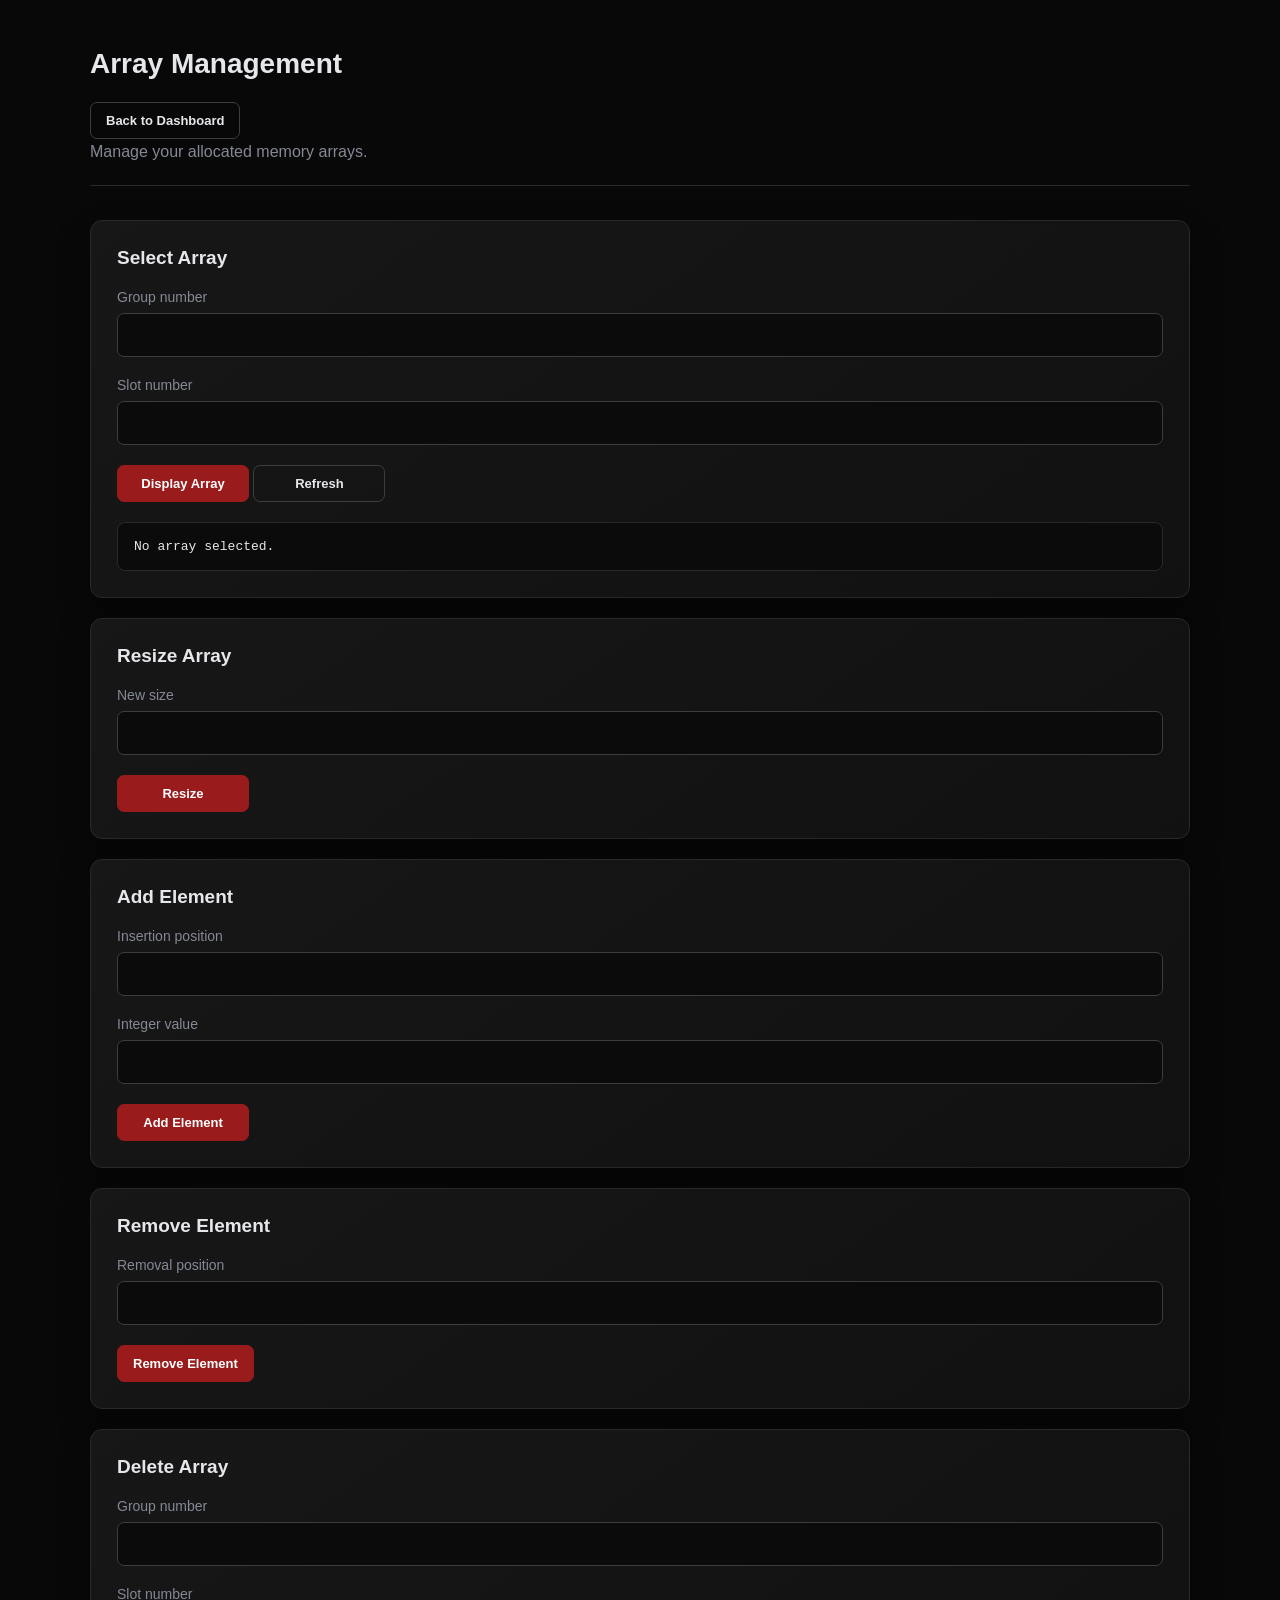
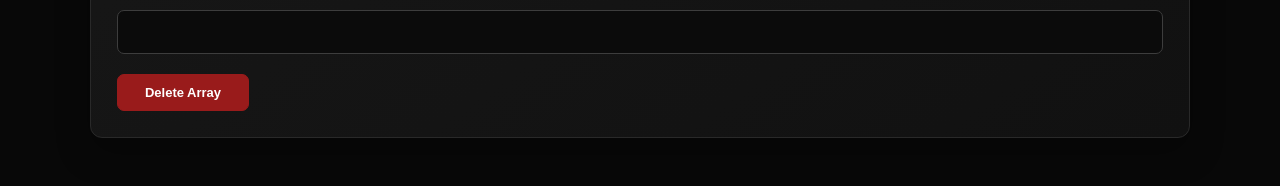
<file: web/manage.html>
<!DOCTYPE html>
<html lang="en">
<head>
    <meta charset="UTF-8">
    <meta name="viewport" content="width=device-width, initial-scale=1.0">

    <title>Manage Arrays</title>

    <link rel="stylesheet" href="style.css">
    <link rel="stylesheet" href="manage.css">
</head>

<body>
    <main class="management-container">
        <header class="management-header">
            <h1>Array Management</h1>

            <button
                class="secondary-button"
                onclick="window.location.href='index.html'"
            >
                Back to Dashboard
            </button>

            <p>Manage your allocated memory arrays.</p>
        </header>

        <p id="manage-message" class="form-message"></p>

        <section class="management-card">
            <h2>Select Array</h2>

            <form id="array-form">
                <div class="form-group">
                    <label for="group">Group number</label>
                    <input
                        class="form-control"
                        id="group"
                        name="group"
                        type="number"
                        min="1"
                        max="10"
                        required
                    >
                </div>

                <div class="form-group">
                    <label for="slot">Slot number</label>
                    <input
                        class="form-control"
                        id="slot"
                        name="slot"
                        type="number"
                        min="1"
                        max="100"
                        required
                    >
                </div>

                <button
                    class="primary-button"
                    type="submit"
                >
                    Display Array
                </button>

                <button
                    class="secondary-button"
                    id="refresh-array"
                    type="button"
                >
                    Refresh
                </button>
            </form>

            <pre id="array-output">No array selected.</pre>
        </section>

        <section class="management-card">
            <h2>Resize Array</h2>

            <form id="resize-form">
                <div class="form-group">
                    <label for="resize-size">New size</label>
                    <input
                        class="form-control"
                        id="resize-size"
                        name="size"
                        type="number"
                        min="1"
                        max="10000"
                        required
                    >
                </div>

                <button
                    class="primary-button"
                    type="submit"
                >
                    Resize
                </button>
            </form>
        </section>

        <section class="management-card">
            <h2>Add Element</h2>

            <form id="element-form">
                <div class="form-group">
                    <label for="position">Insertion position</label>
                    <input
                        class="form-control"
                        id="position"
                        name="position"
                        type="number"
                        min="1"
                        max="10001"
                        required
                    >
                </div>

                <div class="form-group">
                    <label for="value">Integer value</label>
                    <input
                        class="form-control"
                        id="value"
                        name="value"
                        type="number"
                        required
                    >
                </div>

                <button
                    class="primary-button"
                    type="submit"
                >
                    Add Element
                </button>
            </form>
        </section>

        <section class="management-card">
            <h2>Remove Element</h2>

            <form id="remove-form">
                <div class="form-group">
                    <label for="remove-position">Removal position</label>
                    <input
                        class="form-control"
                        id="remove-position"
                        name="position"
                        type="number"
                        min="1"
                        max="10000"
                        required
                    >
                </div>

                <button
                    class="primary-button"
                    type="submit"
                >
                    Remove Element
                </button>
            </form>
        </section>

        <section class="management-card">
            <h2>Delete Array</h2>

            <form id="delete-form">
                <div class="form-group">
                    <label for="delete-group">Group number</label>
                    <input
                        class="form-control"
                        id="delete-group"
                        name="group"
                        type="number"
                        min="1"
                        max="10"
                        required
                    >
                </div>

                <div class="form-group">
                    <label for="delete-slot">Slot number</label>
                    <input
                        class="form-control"
                        id="delete-slot"
                        name="slot"
                        type="number"
                        min="1"
                        max="100"
                        required
                    >
                </div>

                <button
                    class="primary-button"
                    type="submit"
                >
                    Delete Array
                </button>
            </form>
        </section>
    </main>

    <script src="manage.js"></script>
</body>
</html>
</file>
<file: web/style.css>
:root {
    --background: #080808;
    --surface: #111111;
    --surface-hover: #1b1b1b;
    --border: #292929;
    --border-strong: #3d3d3d;

    --text: #e6e7eb;
    --text-muted: #858995;

    --accent: #dc2626;
    --accent-dim: #991b1b;
    --accent-dark: #450a0a;
}

* {
    margin: 0;
    padding: 0;
    box-sizing: border-box;
}

body {
    background: var(--background);
    color: var(--text);
    font-family: Arial, sans-serif;
    min-height: 100vh;
}

button {
    color: var(--text);
    background: var(--surface);
    border: 1px solid var(--border-strong);
    border-radius: 7px;
    padding: 10px 15px;
    font: inherit;
    font-size: 13px;
    font-weight: 600;
    cursor: pointer;
    transition: background 0.18s ease, border-color 0.18s ease,
        color 0.18s ease, transform 0.18s ease;
}

button:hover {
    color: #ffffff;
    background: var(--surface-hover);
    border-color: var(--accent);
}

button:active {
    transform: translateY(1px);
}

button:focus-visible,
.form-control:focus-visible {
    outline: 2px solid var(--accent);
    outline-offset: 2px;
}

.header {
    display: flex;
    justify-content: space-between;
    align-items: center;
    padding: 24px 6%;
    background: #0c0c0c;
    border-bottom: 1px solid var(--border);
}

.brand h1 {
    font-size: 22px;
    font-weight: 600;
}

.brand p {
    margin-top: 6px;
    color: var(--text-muted);
    font-size: 13px;
}

.server-status {
    display: flex;
    align-items: center;
    gap: 9px;
    color: var(--text-muted);
    font-size: 13px;
}

.status-indicator {
    width: 8px;
    height: 8px;
    background: var(--accent);
    border-radius: 50%;
}

.container {
    width: 88%;
    max-width: 1400px;
    margin: 40px auto;
}

.overview {
    display: grid;
    grid-template-columns: repeat(3, 1fr);
    gap: 18px;
}

.overview-card {
    background: linear-gradient(145deg, #171717, var(--surface));
    border: 1px solid var(--border);
    border-radius: 12px;
    padding: 24px;
    box-shadow: 0 14px 32px rgba(0, 0, 0, 0.3);
}

.overview-label {
    color: var(--text-muted);
    font-size: 13px;
}

.overview-card h2 {
    margin-top: 12px;
    font-size: 30px;
}

.groups-section {
    margin-top: 45px;
}

.section-header {
    margin-bottom: 20px;
}

.section-header h2 {
    font-size: 20px;
}

.section-header p {
    margin-top: 6px;
    color: var(--text-muted);
    font-size: 13px;
}

.groups-grid {
    display: grid;
    grid-template-columns: repeat(2, 1fr);
    gap: 18px;
}

.group-card {
    background: var(--surface);
    border: 1px solid var(--border);
    border-radius: 12px;
    padding: 22px;
    transition: border-color 0.2s ease;
}

.group-card:hover {
    border-color: var(--accent-dim);
}

.group-header {
    display: flex;
    justify-content: space-between;
    align-items: center;
    margin-bottom: 20px;
}

.group-header h3 {
    font-size: 15px;
    font-weight: 600;
}

.group-count {
    color: var(--text-muted);
    font-size: 12px;
}

.slot-grid {
    display: grid;
    grid-template-columns: repeat(10, 1fr);
    gap: 7px;
}

.slot {
    aspect-ratio: 1;
    border-radius: 3px;
}

.slot.empty {
    background: #202020;
}

.slot.occupied {
    background: var(--accent);
    box-shadow: 0 0 8px rgba(220, 38, 38, 0.35);
}

.group-footer {
    margin-top: 17px;
    color: var(--text-muted);
    font-size: 12px;
}

.form-message {
    margin-top: 14px;
    color: var(--text-muted);
}

.form-message.error {
    color: #f87171;
}

pre {
    margin-top: 20px;
    padding: 16px;
    overflow-x: auto;
    color: var(--text);
    background: #0b0b0b;
    border: 1px solid var(--border);
    border-radius: 8px;
}

@media (max-width: 700px) {
    .header {
        padding: 20px 5%;
    }

    .brand h1 {
        font-size: 17px;
    }

    .container {
        width: 90%;
    }

    .overview {
        grid-template-columns: 1fr;
    }

    .groups-grid {
        grid-template-columns: 1fr;
    }
}
</file>
<file: web/manage.css>
.management-container {
    width: min(1100px, 90%);
    margin: 48px auto;
}

.management-header {
    margin-bottom: 34px;
    padding-bottom: 24px;
    border-bottom: 1px solid var(--border);
}

.management-header h1 {
    color: var(--text);
    font-size: 28px;
    margin-bottom: 8px;
}

.management-header p {
    color: var(--text-muted);
}

.management-card {
    padding: 26px;
    margin-bottom: 20px;
    background: linear-gradient(145deg, #171717, var(--surface));
    border: 1px solid var(--border);
    border-radius: 12px;
    box-shadow: 0 14px 34px rgba(0, 0, 0, 0.3);
}

.management-card h2 {
    color: var(--text);
    font-size: 19px;
    margin-bottom: 20px;
}

.form-group {
    display: flex;
    flex-direction: column;
    gap: 8px;
    margin-bottom: 20px;
}

.form-group label {
    color: var(--text-muted);
    font-size: 14px;
}

.form-control {
    width: 100%;
    padding: 12px 13px;
    color: var(--text);
    background: #0b0b0b;
    border: 1px solid var(--border-strong);
    border-radius: 7px;
    outline: none;
    font: inherit;
    transition: background 0.18s ease, border-color 0.18s ease;
}

.form-control:focus {
    border-color: var(--accent);
    background: #101010;
}

.primary-button,
.secondary-button {
    min-width: 132px;
}

.primary-button {
    color: #ffffff;
    background: var(--accent-dim);
    border-color: var(--accent-dim);
}

.primary-button:hover {
    background: var(--accent);
    border-color: var(--accent);
}

.secondary-button {
    color: var(--text);
    background: transparent;
    border-color: var(--border-strong);
}

.secondary-button:hover {
    border-color: var(--accent);
    background: var(--accent-dark);
}

.management-header > .secondary-button {
    margin: 14px 0 4px;
}

.form-message {
    margin-top: 14px;
    font-size: 14px;
    color: var(--text-muted);
}

@media (max-width: 600px) {
    .management-container {
        width: 94%;
        margin: 24px auto;
    }

    .management-card {
        padding: 18px;
    }
}
</file>
